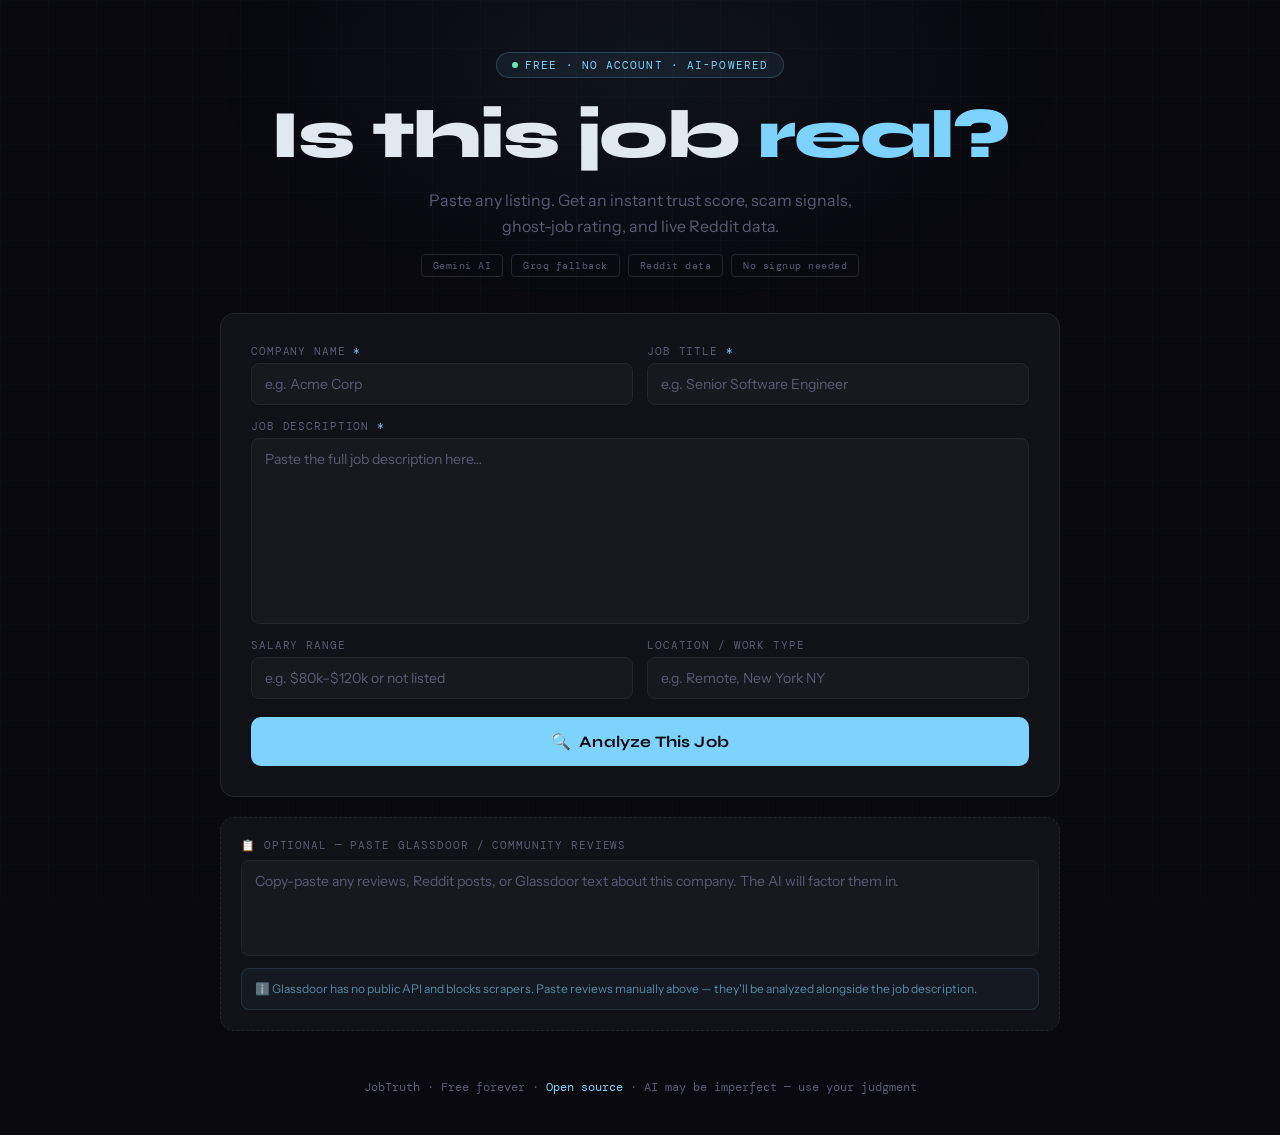
<file: index.html>
<!DOCTYPE html>
<html lang="en">
<head>
<meta charset="UTF-8">
<meta name="viewport" content="width=device-width, initial-scale=1.0">
<title>JobTruth — Is This Job Real?</title>
<meta name="description" content="Free AI-powered job legitimacy checker. Detect scams, ghost jobs, and shady companies instantly.">
<link rel="preconnect" href="https://fonts.googleapis.com">
<link rel="preconnect" href="https://fonts.gstatic.com" crossorigin>
<link href="https://fonts.googleapis.com/css2?family=Syne:wght@400;600;700;800&family=DM+Mono:ital,wght@0,400;0,500;1,400&family=Instrument+Sans:ital,wght@0,400;0,500;0,600;1,400&display=swap" rel="stylesheet">
<style>
:root {
  --bg:       #09090f;
  --surf:     #111118;
  --surf2:    #18181f;
  --border:   #252530;
  --accent:   #7dd3fc;   /* sky blue */
  --green:    #6ee7b7;
  --warn:     #fbbf24;
  --danger:   #f87171;
  --text:     #e2e8f0;
  --muted:    #5a5a72;
  --radius:   14px;
}

*{box-sizing:border-box;margin:0;padding:0;}

body{
  font-family:'Instrument Sans',sans-serif;
  background:var(--bg);
  color:var(--text);
  min-height:100vh;
  overflow-x:hidden;
}

/* ── Background ── */
body::before{
  content:'';position:fixed;inset:0;
  background-image:
    linear-gradient(rgba(125,211,252,.025) 1px,transparent 1px),
    linear-gradient(90deg,rgba(125,211,252,.025) 1px,transparent 1px);
  background-size:48px 48px;pointer-events:none;z-index:0;
}
body::after{
  content:'';position:fixed;top:-20%;left:50%;transform:translateX(-50%);
  width:900px;height:500px;
  background:radial-gradient(ellipse,rgba(125,211,252,.05) 0%,transparent 68%);
  pointer-events:none;z-index:0;
}

.wrap{max-width:880px;margin:0 auto;padding:0 20px;position:relative;z-index:1;}

/* ── Header ── */
header{padding:52px 0 36px;text-align:center;}

.eyebrow{
  display:inline-flex;align-items:center;gap:7px;
  background:rgba(125,211,252,.07);border:1px solid rgba(125,211,252,.2);
  border-radius:100px;padding:5px 15px;
  font-family:'DM Mono',monospace;font-size:11px;
  color:var(--accent);letter-spacing:.1em;text-transform:uppercase;
  margin-bottom:22px;
}
.eyebrow-dot{width:6px;height:6px;border-radius:50%;background:var(--green);
  animation:blink 2s ease-in-out infinite;}
@keyframes blink{0%,100%{opacity:1;}50%{opacity:.25;}}

h1{
  font-family:'Syne',sans-serif;font-size:clamp(38px,6vw,68px);
  font-weight:800;letter-spacing:-.03em;line-height:1.04;margin-bottom:16px;
}
h1 em{font-style:normal;color:var(--accent);}

.tagline{color:var(--muted);font-size:16px;max-width:460px;margin:0 auto 14px;line-height:1.65;}

.pills{display:flex;justify-content:center;gap:8px;flex-wrap:wrap;margin-top:10px;}
.pill{
  font-family:'DM Mono',monospace;font-size:10px;letter-spacing:.05em;
  color:var(--muted);padding:4px 11px;border:1px solid var(--border);border-radius:4px;
}

/* ── Form card ── */
.card{
  background:var(--surf);border:1px solid var(--border);
  border-radius:var(--radius);padding:30px;margin-bottom:20px;
}

.form-grid{display:grid;grid-template-columns:1fr 1fr;gap:14px;margin-bottom:14px;}
@media(max-width:580px){.form-grid{grid-template-columns:1fr;}}
.full{grid-column:1/-1;}

.field{display:flex;flex-direction:column;gap:5px;}
label{
  font-family:'DM Mono',monospace;font-size:11px;
  text-transform:uppercase;letter-spacing:.08em;color:var(--muted);
}
label span{color:var(--accent);}

input,textarea,select{
  background:var(--surf2);border:1px solid var(--border);
  border-radius:8px;color:var(--text);
  font-family:'Instrument Sans',sans-serif;font-size:14px;
  padding:11px 13px;outline:none;width:100%;resize:none;
  transition:border-color .18s,box-shadow .18s;
}
input:focus,textarea:focus{
  border-color:var(--accent);box-shadow:0 0 0 3px rgba(125,211,252,.1);
}
input::placeholder,textarea::placeholder{color:var(--muted);}

/* ── Submit ── */
.btn{
  width:100%;padding:15px;margin-top:18px;
  background:var(--accent);color:#09090f;
  border:none;border-radius:10px;
  font-family:'Syne',sans-serif;font-size:16px;font-weight:700;
  letter-spacing:.01em;cursor:pointer;
  display:flex;align-items:center;justify-content:center;gap:8px;
  transition:transform .15s,box-shadow .15s,opacity .15s;
}
.btn:hover{transform:translateY(-2px);box-shadow:0 10px 36px rgba(125,211,252,.22);}
.btn:active{transform:translateY(0);}
.btn:disabled{opacity:.45;cursor:not-allowed;transform:none;box-shadow:none;}

/* ── Error ── */
.error{
  background:rgba(248,113,113,.06);border:1px solid rgba(248,113,113,.22);
  border-radius:8px;padding:11px 14px;font-size:13px;color:var(--danger);
  margin-top:12px;display:none;
}
.error.show{display:block;}

/* ── Optional paste ── */
.opt-card{
  background:var(--surf);border:1px dashed var(--border);
  border-radius:var(--radius);padding:20px;margin-bottom:20px;
}
.opt-label{
  font-family:'DM Mono',monospace;font-size:11px;text-transform:uppercase;
  letter-spacing:.08em;color:var(--muted);margin-bottom:8px;
}
.gd-note{
  background:rgba(125,211,252,.04);border:1px solid rgba(125,211,252,.12);
  border-radius:8px;padding:11px 13px;font-size:12px;color:#7dd3fc99;
  line-height:1.55;margin-top:8px;
}

/* ── Loading ── */
.loading{
  display:none;text-align:center;
  background:var(--surf);border:1px solid var(--border);
  border-radius:var(--radius);padding:48px 32px;margin-bottom:20px;
}
.loading.show{display:block;}

.spinner{
  width:38px;height:38px;
  border:2px solid var(--border);border-top-color:var(--accent);
  border-radius:50%;animation:spin .75s linear infinite;
  margin:0 auto 14px;
}
@keyframes spin{to{transform:rotate(360deg);}}

.load-title{font-family:'Syne',sans-serif;font-size:17px;font-weight:600;margin-bottom:4px;}
.load-sub{font-size:13px;color:var(--muted);margin-bottom:20px;}

.steps{display:flex;flex-direction:column;gap:7px;max-width:300px;margin:0 auto;}
.step{
  display:flex;align-items:center;gap:9px;
  font-family:'DM Mono',monospace;font-size:12px;color:var(--muted);
  padding:6px 12px;border-radius:6px;transition:all .3s;
}
.step.active{color:var(--accent);background:rgba(125,211,252,.06);}
.step.done{color:var(--border);}
.step-ic{width:14px;text-align:center;}

/* ── Results ── */
.results{display:none;}
.results.show{display:block;}

/* Trust hero */
.trust-hero{
  background:var(--surf);border:1px solid var(--border);
  border-radius:var(--radius);padding:30px;
  display:flex;align-items:center;gap:30px;
  margin-bottom:14px;flex-wrap:wrap;
}

.ring-wrap{position:relative;width:118px;height:118px;flex-shrink:0;}
.ring-wrap svg{transform:rotate(-90deg);width:118px;height:118px;}
.ring-track{fill:none;stroke:var(--surf2);stroke-width:8;}
.ring-fill{fill:none;stroke-width:8;stroke-linecap:round;
  stroke-dasharray:326.7;stroke-dashoffset:326.7;
  transition:stroke-dashoffset 1.2s cubic-bezier(.4,0,.2,1),stroke .4s;}
.ring-label{
  position:absolute;inset:0;display:flex;flex-direction:column;
  align-items:center;justify-content:center;
}
.ring-num{font-family:'Syne',sans-serif;font-size:30px;font-weight:800;line-height:1;}
.ring-sub{font-family:'DM Mono',monospace;font-size:11px;color:var(--muted);}

.trust-body{flex:1;min-width:200px;}
.src-badge{
  display:inline-flex;align-items:center;gap:5px;
  font-family:'DM Mono',monospace;font-size:10px;color:var(--muted);
  padding:3px 9px;border:1px solid var(--border);border-radius:4px;margin-bottom:12px;
}
.src-dot{width:5px;height:5px;border-radius:50%;}
.dot-gemini{background:#4285f4;}
.dot-groq{background:#f26522;}
.dot-offline{background:var(--muted);}

.verdict{font-family:'Syne',sans-serif;font-size:22px;font-weight:700;margin-bottom:6px;}
.verdict-sub{font-size:14px;color:var(--muted);line-height:1.55;margin-bottom:14px;}

.tags{display:flex;flex-wrap:wrap;gap:7px;}
.tag{
  font-family:'DM Mono',monospace;font-size:11px;
  padding:5px 12px;border-radius:100px;border:1px solid;
}
.tag-g{border-color:rgba(110,231,183,.35);color:var(--green);background:rgba(110,231,183,.06);}
.tag-y{border-color:rgba(251,191,36,.35);color:var(--warn);background:rgba(251,191,36,.06);}
.tag-r{border-color:rgba(248,113,113,.35);color:var(--danger);background:rgba(248,113,113,.06);}

/* 2-col grid */
.grid2{display:grid;grid-template-columns:1fr 1fr;gap:14px;margin-bottom:14px;}
@media(max-width:580px){.grid2{grid-template-columns:1fr;}}

.acard{background:var(--surf);border:1px solid var(--border);border-radius:12px;padding:20px;}
.acard-head{display:flex;align-items:center;gap:9px;margin-bottom:14px;}
.acard-icon{width:30px;height:30px;border-radius:8px;display:flex;align-items:center;justify-content:center;font-size:15px;}
.ic-r{background:rgba(248,113,113,.1);}
.ic-y{background:rgba(251,191,36,.1);}
.ic-g{background:rgba(110,231,183,.1);}
.ic-b{background:rgba(125,211,252,.1);}
.acard-title{font-family:'Syne',sans-serif;font-size:14px;font-weight:600;}

.sigs{list-style:none;display:flex;flex-direction:column;gap:8px;}
.sig{display:flex;gap:8px;font-size:13px;line-height:1.45;align-items:flex-start;}
.sdot{width:6px;height:6px;border-radius:50%;margin-top:5px;flex-shrink:0;}
.sdot-r{background:var(--danger);}
.sdot-y{background:var(--warn);}
.sdot-g{background:var(--green);}
.sdot-n{background:var(--muted);}

.mini-num{font-family:'DM Mono',monospace;font-size:28px;font-weight:500;margin-bottom:4px;}
.bar-wrap{height:4px;background:var(--surf2);border-radius:2px;overflow:hidden;margin-bottom:8px;}
.bar-fill{height:100%;border-radius:2px;transition:width .9s ease;}
.bar-g{background:var(--green);}
.bar-y{background:var(--warn);}
.bar-r{background:var(--danger);}
.mini-lbl{font-size:12px;color:var(--muted);}

/* Community section */
.community{background:var(--surf);border:1px solid var(--border);border-radius:12px;padding:20px;margin-bottom:14px;}
.sec-title{font-family:'Syne',sans-serif;font-size:16px;font-weight:700;margin-bottom:14px;display:flex;align-items:center;gap:8px;}

.tabs{display:flex;gap:4px;background:var(--surf2);border-radius:8px;padding:4px;width:fit-content;margin-bottom:14px;}
.tab{
  padding:6px 16px;border-radius:6px;
  font-family:'DM Mono',monospace;font-size:12px;
  cursor:pointer;transition:all .2s;color:var(--muted);
  border:none;background:none;
}
.tab.on{background:var(--surf);color:var(--text);border:1px solid var(--border);}

.tab-body{display:none;}
.tab-body.on{display:block;}

.posts{display:flex;flex-direction:column;gap:9px;}
.post{background:var(--surf2);border:1px solid var(--border);border-radius:8px;padding:12px 14px;}
.post-meta{display:flex;align-items:center;gap:7px;margin-bottom:5px;}
.post-src{font-family:'DM Mono',monospace;font-size:10px;color:var(--muted);}
.badge{font-size:10px;padding:2px 8px;border-radius:100px;font-family:'DM Mono',monospace;}
.badge-g{background:rgba(110,231,183,.1);color:var(--green);}
.badge-r{background:rgba(248,113,113,.1);color:var(--danger);}
.badge-n{background:rgba(90,90,114,.1);color:var(--muted);}
.post-title{font-size:13px;line-height:1.4;margin-bottom:3px;}
.post-snip{font-size:12px;color:var(--muted);line-height:1.4;}
.post-link{font-size:11px;color:var(--accent);text-decoration:none;font-family:'DM Mono',monospace;display:inline-block;margin-top:4px;}

/* Reset btn */
.reset-btn{
  background:none;border:1px solid var(--border);color:var(--muted);
  padding:9px 22px;border-radius:8px;cursor:pointer;
  font-family:'DM Mono',monospace;font-size:12px;
  transition:border-color .2s,color .2s;
}
.reset-btn:hover{border-color:var(--accent);color:var(--text);}

footer{text-align:center;padding:28px 0 40px;font-size:12px;color:var(--muted);font-family:'DM Mono',monospace;}
footer a{color:var(--accent);text-decoration:none;}
</style>
</head>
<body>

<div class="wrap">

  <!-- HEADER -->
  <header>
    <div class="eyebrow"><span class="eyebrow-dot"></span>Free · No account · AI-powered</div>
    <h1>Is this job <em>real?</em></h1>
    <p class="tagline">Paste any listing. Get an instant trust score, scam signals, ghost-job rating, and live Reddit data.</p>
    <div class="pills">
      <span class="pill">Gemini AI</span>
      <span class="pill">Groq fallback</span>
      <span class="pill">Reddit data</span>
      <span class="pill">No signup needed</span>
    </div>
  </header>

  <!-- FORM -->
  <div class="card">
    <div class="form-grid">
      <div class="field">
        <label>Company Name <span>*</span></label>
        <input id="co" type="text" placeholder="e.g. Acme Corp" autocomplete="off">
      </div>
      <div class="field">
        <label>Job Title <span>*</span></label>
        <input id="jt" type="text" placeholder="e.g. Senior Software Engineer">
      </div>
      <div class="field full">
        <label>Job Description <span>*</span></label>
        <textarea id="jd" rows="9" placeholder="Paste the full job description here…"></textarea>
      </div>
      <div class="field">
        <label>Salary Range</label>
        <input id="sal" type="text" placeholder="e.g. $80k–$120k or not listed">
      </div>
      <div class="field">
        <label>Location / Work Type</label>
        <input id="loc" type="text" placeholder="e.g. Remote, New York NY">
      </div>
    </div>
    <div id="err" class="error"></div>
    <button class="btn" id="analyzeBtn" onclick="run()">
      <span>🔍</span> Analyze This Job
    </button>
  </div>

  <!-- OPTIONAL PASTE -->
  <div class="opt-card">
    <div class="opt-label">📋 Optional — paste Glassdoor / community reviews</div>
    <textarea id="extra" rows="4" placeholder="Copy-paste any reviews, Reddit posts, or Glassdoor text about this company. The AI will factor them in."></textarea>
    <div class="gd-note">ℹ️ Glassdoor has no public API and blocks scrapers. Paste reviews manually above — they'll be analyzed alongside the job description.</div>
  </div>

  <!-- LOADING -->
  <div class="loading" id="loading">
    <div class="spinner"></div>
    <div class="load-title">Investigating<span id="dots"></span></div>
    <div class="load-sub">Cross-referencing AI + community data</div>
    <div class="steps">
      <div class="step" id="s-reddit"><span class="step-ic">⏳</span>Fetching Reddit posts</div>
      <div class="step" id="s-ai"><span class="step-ic">⏳</span>Running AI analysis</div>
      <div class="step" id="s-score"><span class="step-ic">⏳</span>Calculating trust score</div>
    </div>
  </div>

  <!-- RESULTS -->
  <div class="results" id="results">

    <!-- Trust hero -->
    <div class="trust-hero">
      <div class="ring-wrap">
        <svg viewBox="0 0 118 118">
          <circle class="ring-track" cx="59" cy="59" r="51"/>
          <circle class="ring-fill" id="arc" cx="59" cy="59" r="51"/>
        </svg>
        <div class="ring-label">
          <div class="ring-num" id="rNum">—</div>
          <div class="ring-sub">/ 100</div>
        </div>
      </div>
      <div class="trust-body">
        <div class="src-badge"><span class="src-dot" id="srcDot"></span><span id="srcLbl"></span></div>
        <div class="verdict" id="verdict">—</div>
        <div class="verdict-sub" id="verdictSub">—</div>
        <div class="tags" id="tags"></div>
      </div>
    </div>

    <!-- 4-card grid -->
    <div class="grid2">
      <div class="acard">
        <div class="acard-head"><div class="acard-icon ic-r">🚩</div><div class="acard-title">Scam Signals</div></div>
        <ul class="sigs" id="scamSigs"></ul>
      </div>
      <div class="acard">
        <div class="acard-head"><div class="acard-icon ic-y">👻</div><div class="acard-title">Ghost Job Score</div></div>
        <div class="mini-num" id="ghostNum">—</div>
        <div class="bar-wrap"><div class="bar-fill bar-y" id="ghostBar" style="width:0%"></div></div>
        <div class="mini-lbl" id="ghostLbl"></div>
        <ul class="sigs" id="ghostSigs" style="margin-top:10px"></ul>
      </div>
      <div class="acard">
        <div class="acard-head"><div class="acard-icon ic-g">🏢</div><div class="acard-title">Company Rep</div></div>
        <div class="mini-num" id="compNum">—</div>
        <div class="bar-wrap"><div class="bar-fill bar-g" id="compBar" style="width:0%"></div></div>
        <div class="mini-lbl" id="compLbl"></div>
        <ul class="sigs" id="compSigs" style="margin-top:10px"></ul>
      </div>
      <div class="acard">
        <div class="acard-head"><div class="acard-icon ic-b">📋</div><div class="acard-title">Job Quality</div></div>
        <ul class="sigs" id="jobSigs"></ul>
      </div>
    </div>

    <!-- Community -->
    <div class="community">
      <div class="sec-title">🌐 Community Data</div>
      <div class="tabs">
        <button class="tab on" onclick="switchTab('reddit',this)">Reddit</button>
        <button class="tab" onclick="switchTab('glassdoor',this)">Glassdoor (pasted)</button>
      </div>
      <div class="tab-body on" id="tab-reddit">
        <div class="posts" id="redditPosts"><div style="font-size:13px;color:var(--muted)">Loading…</div></div>
      </div>
      <div class="tab-body" id="tab-glassdoor">
        <div id="gdContent" style="font-size:13px;color:var(--muted);line-height:1.65">
          No Glassdoor text pasted. Copy reviews from glassdoor.com and paste them in the box above, then re-analyze.
        </div>
      </div>
    </div>

    <!-- Recommended actions -->
    <div class="acard" style="margin-bottom:14px">
      <div class="acard-head"><div class="acard-icon ic-g">✅</div><div class="acard-title">Recommended Actions</div></div>
      <ul class="sigs" id="actions"></ul>
    </div>

    <div style="text-align:center;margin-bottom:24px">
      <button class="reset-btn" onclick="reset()">← Analyze Another Job</button>
    </div>
  </div>

  <footer>JobTruth · Free forever · <a href="https://github.com" target="_blank">Open source</a> · AI may be imperfect — use your judgment</footer>
</div>

<script>
// ─── Dots animation ────────────────────────────────────────────────────────────
let dotsInt = null;
const startDots = () => {
  let n = 0;
  dotsInt = setInterval(() => {
    document.getElementById('dots').textContent = '.'.repeat((n++ % 3) + 1);
  }, 400);
};
const stopDots = () => clearInterval(dotsInt);

// ─── Step helper ───────────────────────────────────────────────────────────────
function setStep(id, state) {
  const el = document.getElementById('s-' + id);
  el.classList.remove('active', 'done');
  if (state === 'active') { el.classList.add('active'); el.querySelector('.step-ic').textContent = '⚡'; }
  if (state === 'done')   { el.classList.add('done');   el.querySelector('.step-ic').textContent = '✓'; }
}

// ─── Reddit (public JSON API, no auth) ────────────────────────────────────────
async function fetchReddit(company) {
  const queries = [
    `${company} company review`,
    `${company} scam fraud`,
    `${company} job experience`
  ];
  const seen = new Set(), results = [];
  for (const q of queries) {
    try {
      const r = await fetch(
        `https://www.reddit.com/search.json?q=${encodeURIComponent(q)}&sort=relevance&t=year&limit=5&type=link`,
        { headers: { Accept: 'application/json' } }
      );
      if (!r.ok) continue;
      const d = await r.json();
      for (const p of d?.data?.children || []) {
        const pd = p.data;
        if (!pd.title || seen.has(pd.permalink)) continue;
        seen.add(pd.permalink);
        results.push({
          title: pd.title,
          snippet: (pd.selftext || '').slice(0, 220),
          url: `https://reddit.com${pd.permalink}`,
          sub: pd.subreddit,
          date: new Date(pd.created_utc * 1000).toLocaleDateString()
        });
      }
    } catch {}
  }
  return results.slice(0, 8);
}

// ─── Sentiment heuristic ──────────────────────────────────────────────────────
function sentiment(t) {
  const s = (t || '').toLowerCase();
  const pos = ['great','good','legit','genuine','recommend','love','excellent','real','positive'];
  const neg = ['scam','fraud','fake','avoid','terrible','ghost','beware','suspicious','warning','never hire'];
  let p = 0, n = 0;
  pos.forEach(w => s.includes(w) && p++);
  neg.forEach(w => s.includes(w) && n++);
  return n > p ? 'neg' : p > n ? 'pos' : 'neu';
}

// ─── AI prompt ────────────────────────────────────────────────────────────────
function buildPrompt(co, jt, jd, sal, loc, extra, redditSummary) {
  return `You are a job legitimacy analyst. Analyze the following job posting and return ONLY raw JSON (no markdown fences).

Company: ${co}
Job Title: ${jt}
Salary: ${sal || 'Not stated'}
Location: ${loc || 'Not stated'}
Description:
${jd}
${redditSummary ? `\nReddit community data:\n${redditSummary}` : ''}
${extra ? `\nUser-pasted reviews (Glassdoor/other):\n${extra}` : ''}

Return this exact JSON structure:
{
  "trustScore": <0-100>,
  "verdict": "<Likely Legitimate|Proceed with Caution|Suspicious|Likely Scam>",
  "verdictSummary": "<2-3 sentence plain-English summary>",
  "ghostScore": <0-100, 100=definitely ghost job>,
  "ghostLabel": "<short label>",
  "companyRepScore": <0-100>,
  "companyRepLabel": "<short label>",
  "scamSignals": [{"text":"<finding>","severity":"<high|medium|low|none>"}],
  "ghostSignals": [{"text":"<finding>","type":"<positive|negative|neutral>"}],
  "companySignals": [{"text":"<finding>","type":"<positive|negative|neutral>"}],
  "jobQualitySignals": [{"text":"<finding>","type":"<positive|negative|neutral>"}],
  "recommendedActions": [{"text":"<action>","priority":"<high|medium|low>"}]
}`;
}

// ─── Offline heuristics (no AI) ───────────────────────────────────────────────
function offlineAnalysis(co, jt, jd, sal, loc) {
  const d = (jd + jt + co).toLowerCase();
  const checks = [
    { text:'Very short / vague description', flag: jd.length < 200 },
    { text:'Uses "our client" / "confidential company"', flag: d.includes('our client') || d.includes('confidential company') },
    { text:'Requests personal info (SSN, bank details)', flag: /ssn|social security|bank account/.test(d) },
    { text:'Unrealistic earning promises', flag: /unlimited earning|make \$|earn \$1[0-9]{3}/.test(d) },
    { text:'MLM / recruitment language', flag: /build your team|recruit|downline/.test(d) },
    { text:'Upfront payment / fee required', flag: /pay for training|certification fee|purchase/.test(d) },
    { text:'No responsibilities listed', flag: !/responsibl|duties|you will|you'll/.test(d) },
    { text:'No salary range provided', flag: !sal },
    { text:'No location specified', flag: !loc },
  ];
  const flags = checks.filter(c => c.flag);
  const trust = Math.max(10, Math.min(90, 87 - flags.length * 11));
  const verdict = flags.length >= 4 ? 'Likely Scam' : flags.length >= 2 ? 'Suspicious' : flags.length === 1 ? 'Proceed with Caution' : 'Likely Legitimate';
  return {
    _source:'offline', trustScore:trust, verdict,
    verdictSummary:`Offline analysis found ${flags.length} concern(s). ${flags.length === 0 ? 'The listing looks standard.' : 'Review the signals below.'} This is rule-based only — AI keys are configured on the server.`,
    ghostScore: jd.length < 300 ? 55 : 20,
    ghostLabel: jd.length < 300 ? 'Short description — possible ghost job' : 'Description length seems adequate',
    companyRepScore:50, companyRepLabel:'No data without AI',
    scamSignals: flags.length ? flags.map(f=>({text:f.text,severity:'medium'})) : [{text:'No obvious scam signals',severity:'none'}],
    ghostSignals:[{text:`Description: ${jd.length} chars (>500 is good)`,type:jd.length>500?'positive':'negative'}],
    companySignals:[{text:'Configure AI keys on server for company analysis',type:'neutral'}],
    jobQualitySignals:[
      {text:sal?`Salary stated: ${sal}`:'No salary range listed',type:sal?'positive':'negative'},
      {text:loc?`Location: ${loc}`:'Location not specified',type:loc?'positive':'neutral'}
    ],
    recommendedActions:[
      {text:'Search the company on LinkedIn to verify it exists',priority:'high'},
      {text:'Never pay anything before your first day',priority:'high'},
      {text:`Search "${co} scam" on Reddit and Google`,priority:'medium'},
      {text:'Request a video call to verify the hiring manager',priority:'medium'}
    ]
  };
}

// ─── Call our own /api/analyze (keys are server-side) ─────────────────────────
async function callAPI(prompt) {
  const r = await fetch('/api/analyze', {
    method:'POST',
    headers:{'Content-Type':'application/json'},
    body:JSON.stringify({ prompt })
  });
  if (!r.ok) throw new Error(`API ${r.status}`);
  return r.json();   // { result: string|null, source: 'gemini'|'groq'|'offline' }
}

function parseJSON(text) {
  return JSON.parse(text.replace(/```json\n?|```\n?/g,'').trim());
}

// ─── Main ─────────────────────────────────────────────────────────────────────
async function run() {
  const co  = document.getElementById('co').value.trim();
  const jt  = document.getElementById('jt').value.trim();
  const jd  = document.getElementById('jd').value.trim();
  const sal = document.getElementById('sal').value.trim();
  const loc = document.getElementById('loc').value.trim();
  const extra = document.getElementById('extra').value.trim();
  const errEl = document.getElementById('err');

  errEl.classList.remove('show');
  if (!co || !jt || !jd) {
    errEl.textContent = 'Please fill in Company Name, Job Title, and Job Description.';
    errEl.classList.add('show'); return;
  }

  document.getElementById('analyzeBtn').disabled = true;
  document.getElementById('loading').classList.add('show');
  document.getElementById('results').classList.remove('show');
  document.querySelector('.card').style.opacity = '.5';
  startDots();
  ['reddit','ai','score'].forEach(s => {
    const el = document.getElementById('s-'+s);
    el.classList.remove('active','done');
    el.querySelector('.step-ic').textContent = '⏳';
  });

  // Step 1: Reddit
  setStep('reddit','active');
  let redditPosts = [];
  try { redditPosts = await fetchReddit(co); } catch {}
  const redditSummary = redditPosts.slice(0,5)
    .map(p=>`Title: ${p.title}\n${p.snippet||''}`)
    .join('\n---\n');
  setStep('reddit','done');

  // Step 2: AI
  setStep('ai','active');
  let data;
  try {
    const prompt = buildPrompt(co, jt, jd, sal, loc, extra, redditSummary);
    const resp = await callAPI(prompt);
    if (resp.result) {
      data = parseJSON(resp.result);
      data._source = resp.source;
    } else {
      data = offlineAnalysis(co, jt, jd, sal, loc);
    }
  } catch (e) {
    console.warn('API call failed, using offline:', e);
    data = offlineAnalysis(co, jt, jd, sal, loc);
  }
  setStep('ai','done');

  // Step 3
  setStep('score','active');
  await new Promise(r=>setTimeout(r,350));
  setStep('score','done');

  stopDots();
  render(data, redditPosts, extra, co);

  document.getElementById('loading').classList.remove('show');
  document.getElementById('results').classList.add('show');
  document.getElementById('analyzeBtn').disabled = false;
  document.querySelector('.card').style.opacity = '1';
  document.getElementById('results').scrollIntoView({behavior:'smooth',block:'start'});
}

// ─── Render ───────────────────────────────────────────────────────────────────
function render(d, redditPosts, extra, co) {
  const score = Math.max(0, Math.min(100, d.trustScore || 50));
  const col = score >= 70 ? 'var(--green)' : score >= 45 ? 'var(--warn)' : 'var(--danger)';

  // Ring
  const arc = document.getElementById('arc');
  const C = 320.4;
  arc.style.stroke = col;
  setTimeout(()=>{ arc.style.strokeDashoffset = C - (score/100)*C; }, 80);
  document.getElementById('rNum').textContent = score;
  document.getElementById('rNum').style.color = col;

  // Source badge
  const src = d._source || 'offline';
  document.getElementById('srcDot').className = 'src-dot dot-' + src;
  document.getElementById('srcLbl').textContent =
    src === 'gemini' ? 'Powered by Gemini AI' :
    src === 'groq'   ? 'Powered by Groq AI'   : 'Offline heuristics';

  // Verdict
  document.getElementById('verdict').textContent = d.verdict || '—';
  document.getElementById('verdictSub').textContent = d.verdictSummary || '';

  // Tags
  const tagEl = document.getElementById('tags');
  const tagCls = score >= 70 ? 'tag-g' : score >= 45 ? 'tag-y' : 'tag-r';
  tagEl.innerHTML = ['Verify Company','Check References','Research Online']
    .map(t=>`<span class="tag ${tagCls}">${t}</span>`).join('');

  // Scam signals
  renderSigs('scamSigs', d.scamSignals || [], s => {
    const cls = s.severity==='high'?'sdot-r':s.severity==='medium'?'sdot-y':s.severity==='none'?'sdot-g':'sdot-n';
    return `<span class="sdot ${cls}"></span>${esc(s.text)}`;
  });

  // Ghost
  const gs = d.ghostScore || 0;
  document.getElementById('ghostNum').textContent = gs + '%';
  document.getElementById('ghostLbl').textContent = d.ghostLabel || '';
  const gb = document.getElementById('ghostBar');
  gb.className = 'bar-fill ' + (gs>65?'bar-r':gs>35?'bar-y':'bar-g');
  setTimeout(()=>{ gb.style.width = gs+'%'; }, 200);
  renderSigs('ghostSigs', d.ghostSignals||[], s=>{
    const cls=s.type==='positive'?'sdot-g':s.type==='negative'?'sdot-r':'sdot-n';
    return `<span class="sdot ${cls}"></span>${esc(s.text)}`;
  });

  // Company rep
  const cs = d.companyRepScore || 50;
  document.getElementById('compNum').textContent = cs + '%';
  document.getElementById('compLbl').textContent = d.companyRepLabel || '';
  const cb = document.getElementById('compBar');
  cb.className = 'bar-fill '+(cs>=65?'bar-g':cs>=40?'bar-y':'bar-r');
  setTimeout(()=>{ cb.style.width = cs+'%'; }, 250);
  renderSigs('compSigs', d.companySignals||[], s=>{
    const cls=s.type==='positive'?'sdot-g':s.type==='negative'?'sdot-r':'sdot-n';
    return `<span class="sdot ${cls}"></span>${esc(s.text)}`;
  });

  // Job quality
  renderSigs('jobSigs', d.jobQualitySignals||[], s=>{
    const cls=s.type==='positive'?'sdot-g':s.type==='negative'?'sdot-r':'sdot-n';
    return `<span class="sdot ${cls}"></span>${esc(s.text)}`;
  });

  // Actions
  renderSigs('actions', d.recommendedActions||[], a=>{
    const cls=a.priority==='high'?'sdot-r':a.priority==='medium'?'sdot-y':'sdot-g';
    return `<span class="sdot ${cls}"></span>${esc(a.text)}`;
  });

  // Reddit posts
  const rEl = document.getElementById('redditPosts');
  if (!redditPosts.length) {
    rEl.innerHTML = `<div style="font-size:13px;color:var(--muted)">No Reddit posts found for "${esc(co)}". Try searching manually at reddit.com.</div>`;
  } else {
    rEl.innerHTML = redditPosts.map(p=>{
      const sent = sentiment(p.title+' '+p.snippet);
      const bCls = sent==='pos'?'badge-g':sent==='neg'?'badge-r':'badge-n';
      const bLbl = sent==='pos'?'↑ Positive':sent==='neg'?'↓ Negative':'→ Neutral';
      return `<div class="post">
        <div class="post-meta">
          <span class="post-src">r/${esc(p.sub)} · ${p.date}</span>
          <span class="badge ${bCls}">${bLbl}</span>
        </div>
        <div class="post-title">${esc(p.title)}</div>
        ${p.snippet?`<div class="post-snip">${esc(p.snippet.slice(0,180))}${p.snippet.length>180?'…':''}</div>`:''}
        <a class="post-link" href="${p.url}" target="_blank" rel="noopener">View on Reddit ↗</a>
      </div>`;
    }).join('');
  }

  // Glassdoor pasted
  const gdEl = document.getElementById('gdContent');
  gdEl.innerHTML = extra
    ? `<div style="font-size:12px;color:var(--green);font-family:'DM Mono',monospace;margin-bottom:8px">✓ Analyzed by AI above</div>
       <div style="background:var(--surf2);border:1px solid var(--border);border-radius:8px;padding:12px;font-size:12px;color:var(--muted);max-height:180px;overflow-y:auto;white-space:pre-wrap">${esc(extra)}</div>`
    : `No Glassdoor text pasted. Copy reviews from glassdoor.com and paste them in the box above, then re-analyze.`;
}

function renderSigs(id, arr, fn) {
  const el = document.getElementById(id);
  if (!arr.length) { el.innerHTML = '<li class="sig"><span class="sdot sdot-n"></span>No data</li>'; return; }
  el.innerHTML = arr.map(s=>`<li class="sig">${fn(s)}</li>`).join('');
}

function switchTab(name, btn) {
  document.querySelectorAll('.tab').forEach(t=>t.classList.remove('on'));
  document.querySelectorAll('.tab-body').forEach(b=>b.classList.remove('on'));
  btn.classList.add('on');
  document.getElementById('tab-'+name).classList.add('on');
}

function esc(s) {
  return (s||'').replace(/&/g,'&amp;').replace(/</g,'&lt;').replace(/>/g,'&gt;').replace(/"/g,'&quot;');
}

function reset() {
  document.getElementById('results').classList.remove('show');
  document.querySelector('.card').style.opacity='1';
  document.getElementById('analyzeBtn').disabled=false;
  window.scrollTo({top:0,behavior:'smooth'});
}
</script>
</body>
</html>
</file>
